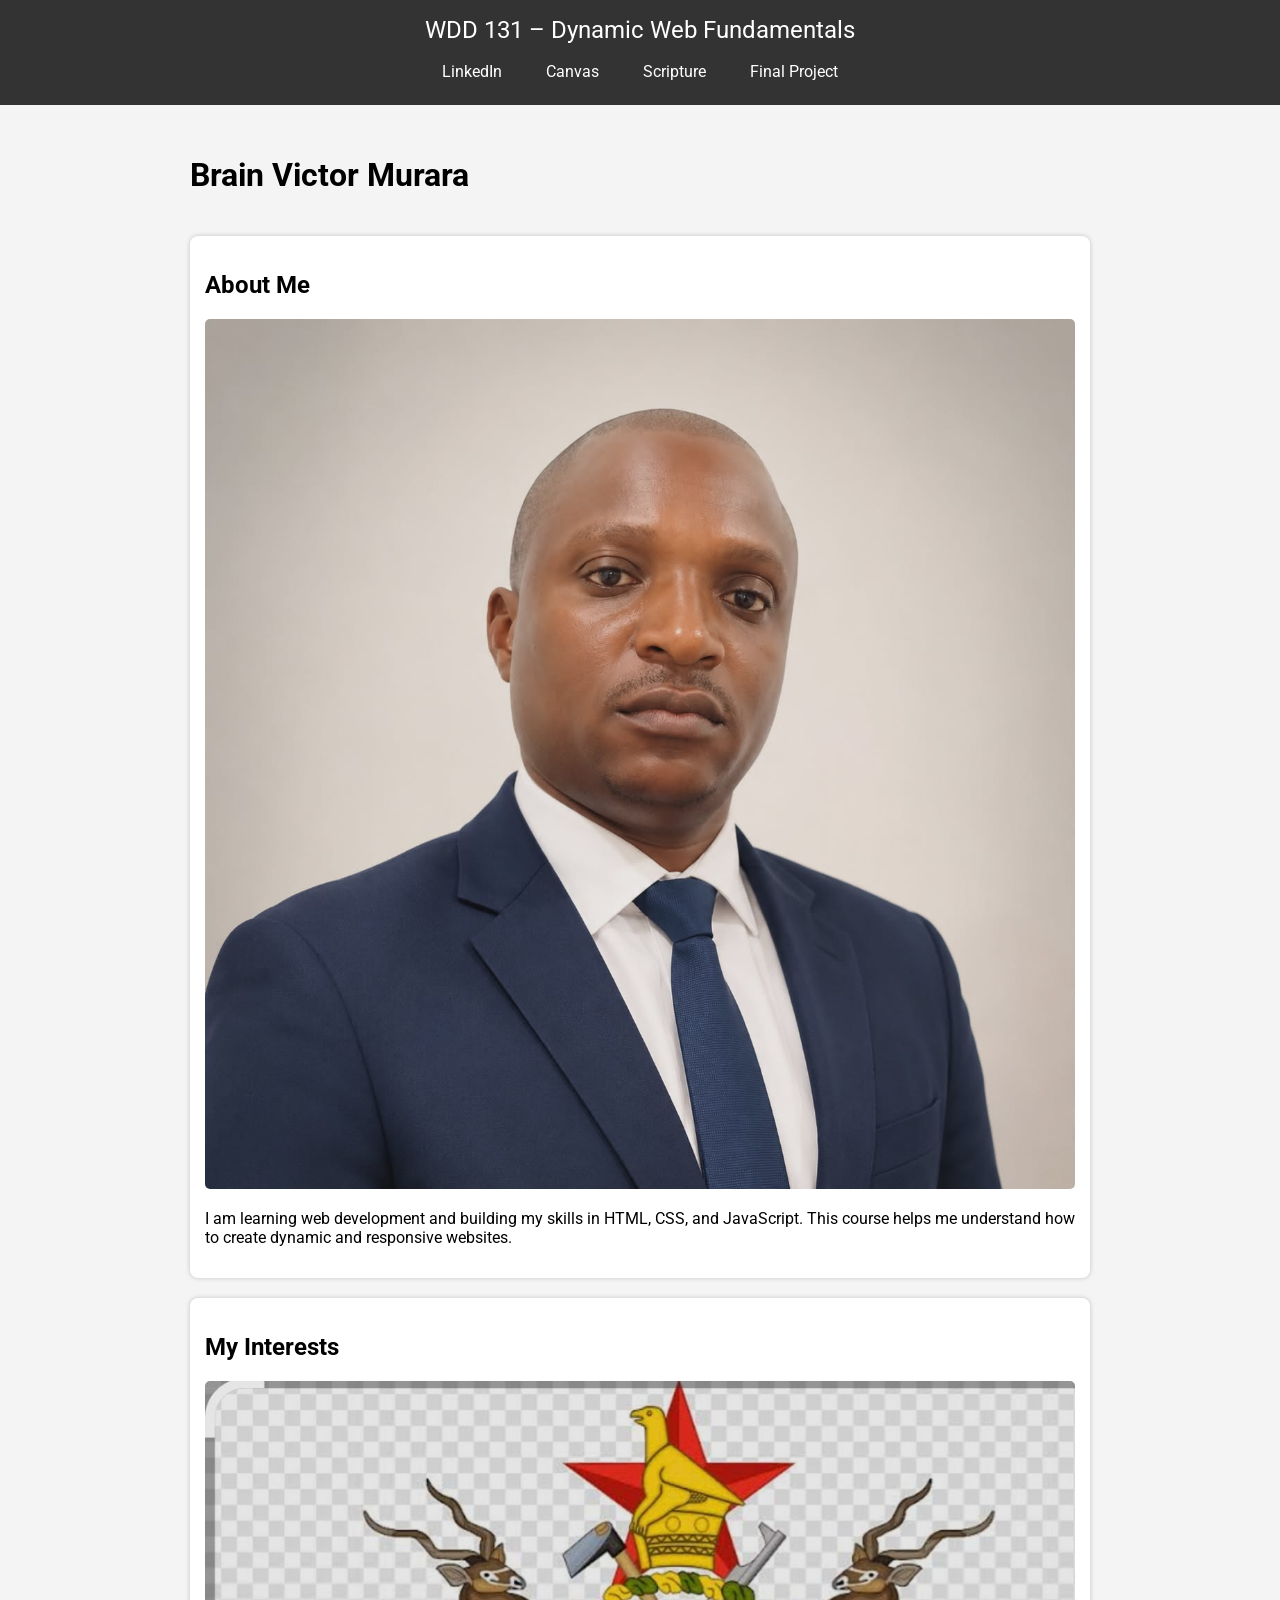
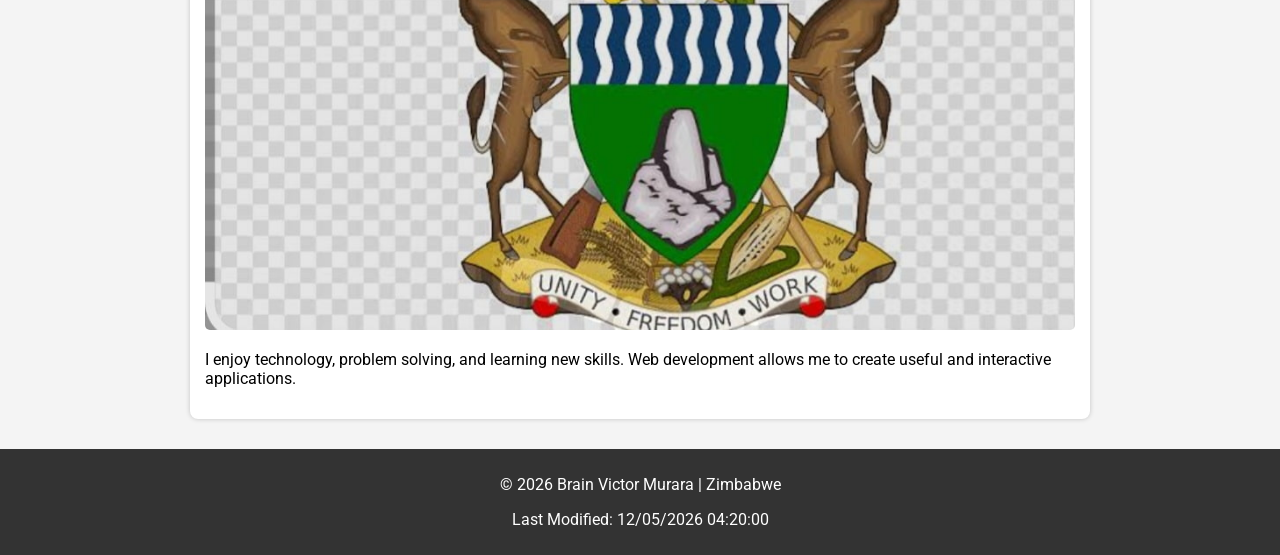
<file: index.html>
<!DOCTYPE html>
<html lang="en">
<head>
    <meta charset="UTF-8">
    <meta name="viewport" content="width=device-width, initial-scale=1.0">
    <meta name="description" content="WDD 131 – Dynamic Web Fundamentals | Brain Victor Murara | Web development, HTML, CSS, JavaScript">
    <meta name="author" content="Brain Victor Murara">
    <title>WDD 131 – Dynamic Web Fundamentals – Brain Victor Murara</title>
<link rel="preconnect" href="https://fonts.googleapis.com">
<link rel="preconnect" href="https://fonts.gstatic.com" crossorigin>
  
    <!-- Google Font -->
    <link href="https://fonts.googleapis.com/css2?family=Roboto&display=swap" rel="stylesheet">

    <!-- CSS -->
    <link rel="stylesheet" href="styles/base.css">

    <!-- JavaScript -->
    <script src="scripts/getdates.js" defer></script>
</head>

<body>

<header>
    <span id="course-title">WDD 131 – Dynamic Web Fundamentals</span>

    <nav>
        <a href="https://www.linkedin.com" target="_blank">LinkedIn</a>
        <a href="https://byupw.instructure.com/" target="_blank">Canvas</a>
        <a href="https://www.churchofjesuschrist.org/study/scriptures" target="_blank">Scripture</a>
        <a href="#">Final Project</a>
    </nav>
</header>

<main>
    <h1>Brain Victor Murara</h1>

    <section class="card">
        <h2>About Me</h2>
        <img src="images/profile.jpg" alt="Profile Image">
        <p>
            I am learning web development and building my skills in HTML, CSS, and JavaScript.
            This course helps me understand how to create dynamic and responsive websites.
        </p>
    </section>

    <section class="card">
        <h2>My Interests</h2>
        <img src="images/interests.jpg" alt="Interests Image">
        <p>
            I enjoy technology, problem solving, and learning new skills.
            Web development allows me to create useful and interactive applications.
        </p>
    </section>

</main>

<footer>
    <p>
        &copy; <span id="currentyear"></span> Brain Victor Murara | Zimbabwe
    </p>
    <p id="lastModified"></p>
</footer>

</body>
</html>
</file>
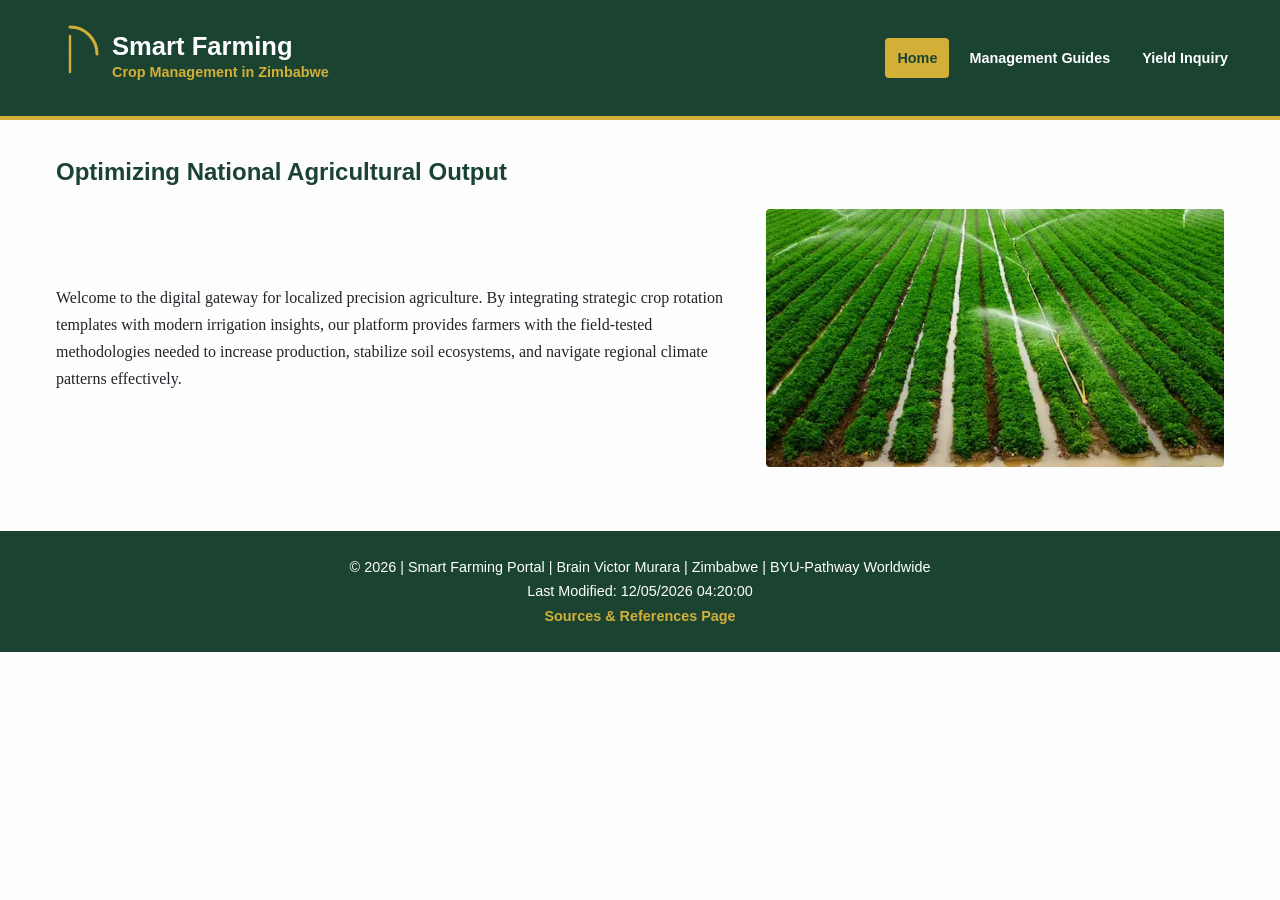
<file: project/index.html>
<!DOCTYPE html>
<html lang="en">
<head>
    <meta charset="UTF-8">
    <meta name="viewport" content="width=device-width, initial-scale=1.0">
    <title>Smart Farming and Crop Management in Zimbabwe</title>
    <link rel="stylesheet" href="styles/styles.css">
    <script src="scripts/project.js" defer></script>
</head>
<body>
    <header>
        <div class="header-container">
            <div class="logo-brand">
                <a href="index.html">
                    <img src="images/logo.svg" alt="Smart Farming Zimbabwe Logo" width="60" height="60">
                </a>
                <div class="brand-text">
                    <h1>Smart Farming</h1>
                    <p class="site-subtitle">Crop Management in Zimbabwe</p>
                </div>
            </div>
            <nav>
                <a href="index.html" class="active">Home</a>
                <a href="management.html">Management Guides</a>
                <a href="inquiry.html">Yield Inquiry</a>
            </nav>
        </div>
    </header>

    <main>
        <h2>Optimizing National Agricultural Output</h2>
        <div class="intro-grid">
            <section class="intro-text">
                <p>Welcome to the digital gateway for localized precision agriculture. By integrating strategic crop rotation templates with modern irrigation insights, our platform provides farmers with the field-tested methodologies needed to increase production, stabilize soil ecosystems, and navigate regional climate patterns effectively.</p>
            </section>
            <img src="images/hero-irrigation-zimbabwe.webp" alt="Center pivot irrigation system watering fields" class="layout-img" width="1200" height="600">
        </div>
    </main>

    <footer>
        <p>&copy; 2026 | Smart Farming Portal | Brain Victor Murara | Zimbabwe | BYU-Pathway Worldwide</p>
        <p>Last Modified: <span id="lastModified"></span></p>
        <p><a href="references.html">Sources &amp; References Page</a></p>
    </footer>
</file>
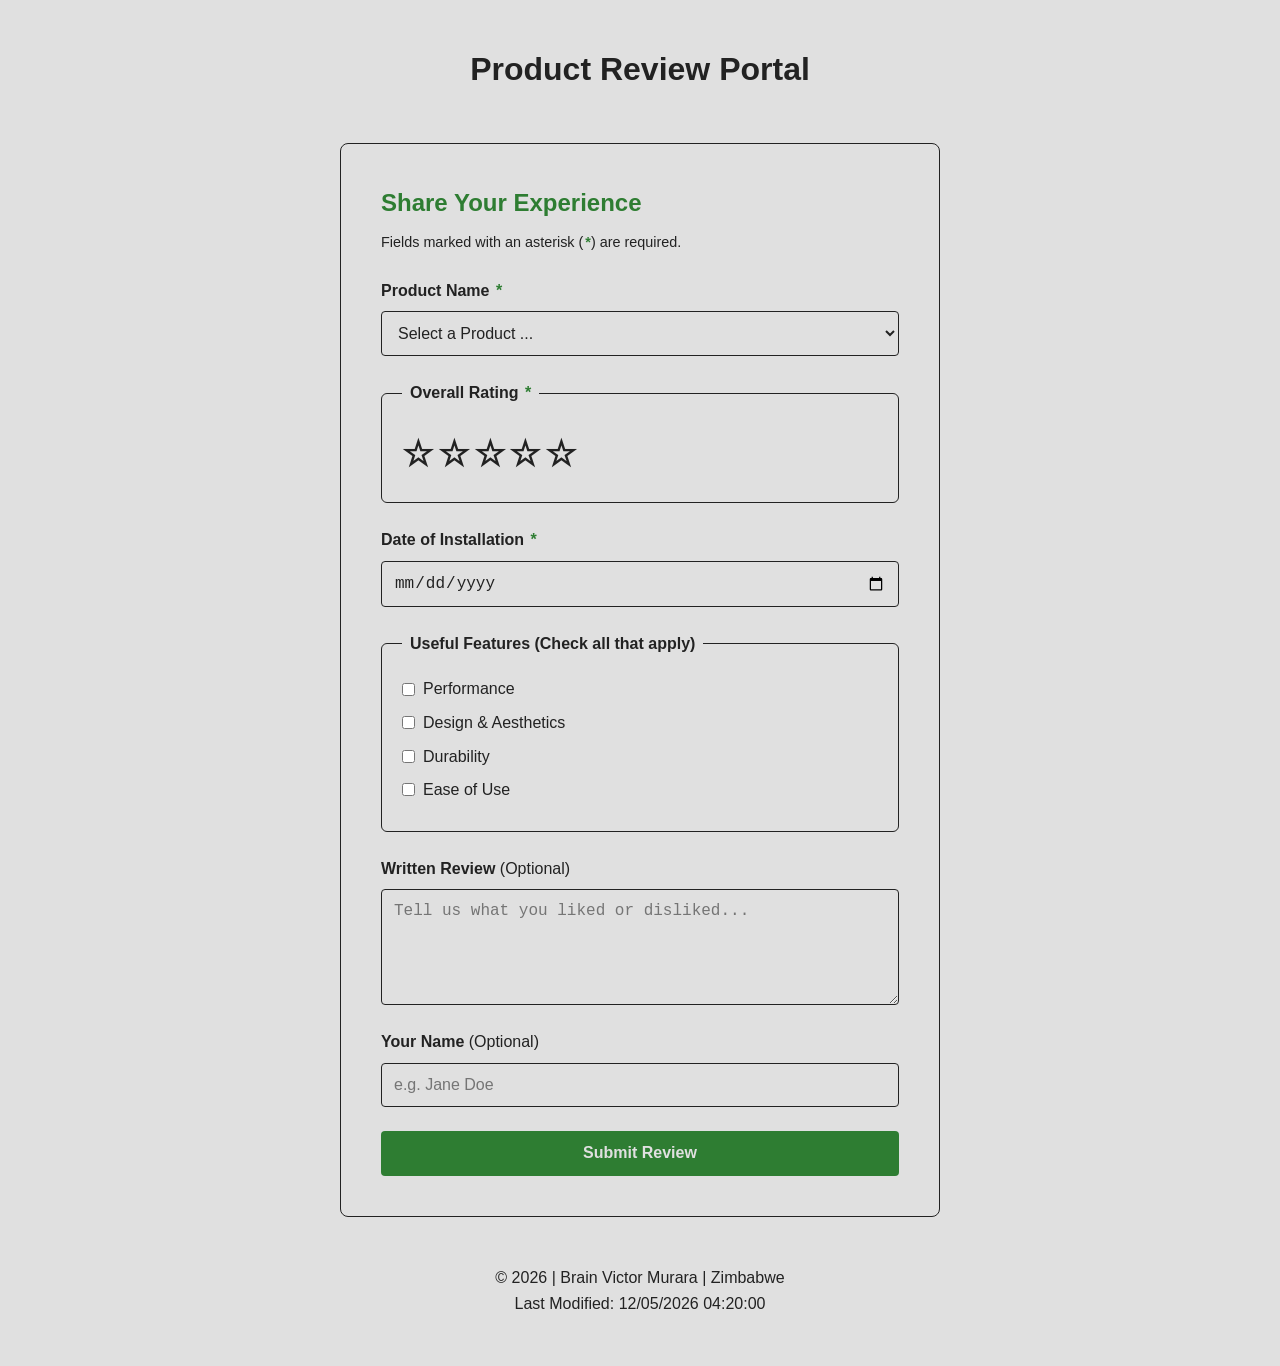
<file: form.html>
<!DOCTYPE html>
<html lang="en">
<head>
    <meta charset="UTF-8">
    <meta name="viewport" content="width=device-width, initial-scale=1.0">
    <title>Product Review Form - WDD 131</title>
    <meta name="description" content="W05 Product Review Form assignment for WDD 131: Dynamic Web Fundamentals.">
    <meta name="author" content="Brain Victor Murara">
    <link rel="stylesheet" href="styles/form.css">
    <script src="scripts/form.js" defer></script>
</head>
<body>
    <header>
        <h1>Product Review Portal</h1>
    </header>

    <main>
        <form method="get" action="review.html">
            <h2>Share Your Experience</h2>
            <p>Fields marked with an asterisk (<span class="required-star">*</span>) are required.</p>

            <div class="form-group">
                <label for="product-name">Product Name <span class="required-star">*</span></label>
                <select id="product-name" name="productName" required="required">
                    <option value="" disabled="disabled" selected="selected">Select a Product ...</option>
                </select>
            </div>

            <fieldset class="rating-fieldset">
                <legend>Overall Rating <span class="required-star">*</span></legend>
                <div class="stars">
                    <input type="radio" id="star5" name="rating" value="5" required="required">
                    <label for="star5" title="5 stars">☆</label>
                    
                    <input type="radio" id="star4" name="rating" value="4" required="required">
                    <label for="star4" title="4 stars">☆</label>
                    
                    <input type="radio" id="star3" name="rating" value="3" required="required">
                    <label for="star3" title="3 stars">☆</label>
                    
                    <input type="radio" id="star2" name="rating" value="2" required="required">
                    <label for="star2" title="2 stars">☆</label>
                    
                    <input type="radio" id="star1" name="rating" value="1" required="required">
                    <label for="star1" title="1 star">☆</label>
                </div>
            </fieldset>

            <div class="form-group">
                <label for="install-date">Date of Installation <span class="required-star">*</span></label>
                <input type="date" id="install-date" name="installDate" required="required">
            </div>

            <fieldset class="features-fieldset">
                <legend>Useful Features (Check all that apply)</legend>
                
                <div class="checkbox-group">
                    <input type="checkbox" id="feature-performance" name="features" value="performance">
                    <label for="feature-performance">Performance</label>
                </div>

                <div class="checkbox-group">
                    <input type="checkbox" id="feature-design" name="features" value="design">
                    <label for="feature-design">Design & Aesthetics</label>
                </div>

                <div class="checkbox-group">
                    <input type="checkbox" id="feature-durability" name="features" value="durability">
                    <label for="feature-durability">Durability</label>
                </div>

                <div class="checkbox-group">
                    <input type="checkbox" id="feature-ease" name="features" value="easeOfUse">
                    <label for="feature-ease">Ease of Use</label>
                </div>
            </fieldset>

            <div class="form-group">
                <label for="written-review">Written Review <span class="optional">(Optional)</span></label>
                <textarea id="written-review" name="writtenReview" rows="5" placeholder="Tell us what you liked or disliked..."></textarea>
            </div>

            <div class="form-group">
                <label for="user-name">Your Name <span class="optional">(Optional)</span></label>
                <input type="text" id="user-name" name="userName" placeholder="e.g. Jane Doe">
            </div>

            <input type="submit" value="Submit Review" class="submit-btn">
        </form>
    </main>

    <footer>
        <p>&copy; <span id="current-year"></span> | Brain Victor Murara | Zimbabwe</p>
        <p>Last Modified: <span id="last-modified"></span></p>
    </footer>
</body>
</html>
</file>
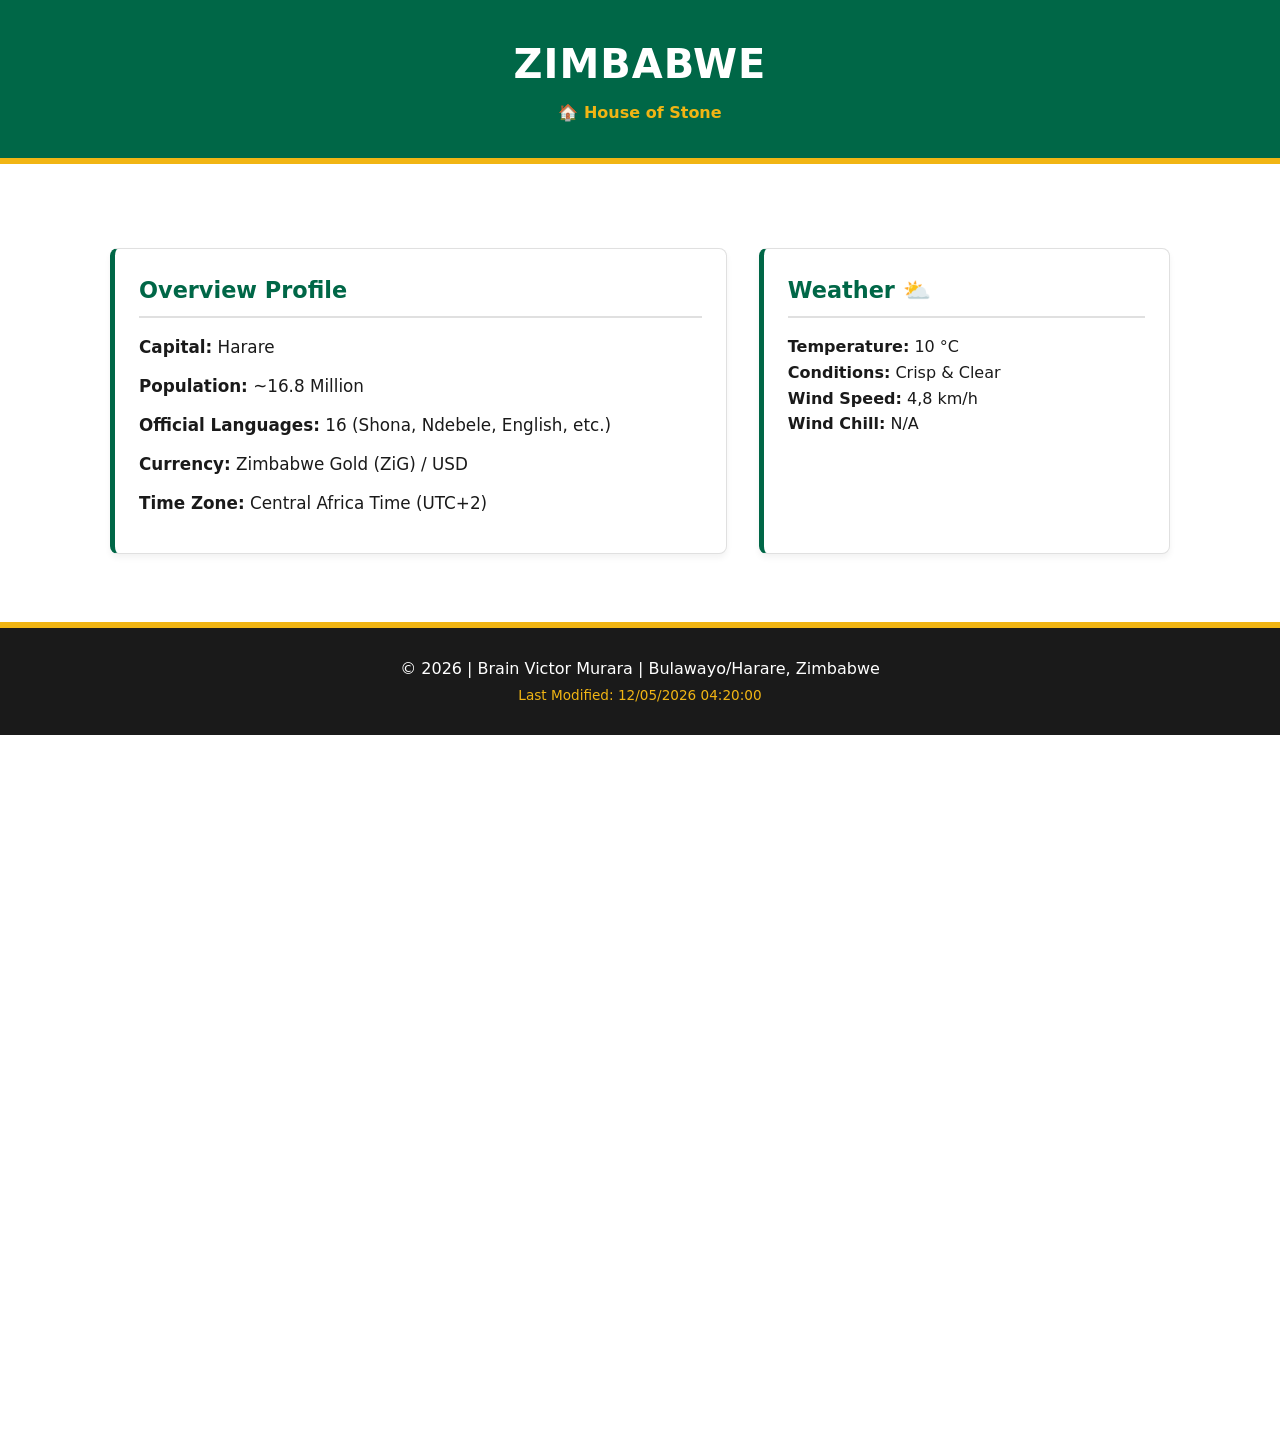
<file: place.html>
<!DOCTYPE html>
<html lang="en">
<head>
    <meta charset="UTF-8">
    <meta name="author" content="Brain Victor Murara">
    <meta name="viewport" content="width=device-width, initial-scale=1.0">
    <title>Zimbabwe - The Jewel of Africa</title>
    <meta name="description" content="W03 Country Page project for Zimbabwe, exploring rich cultural landmarks, demographic snapshots, and localized weather data.">
    <!-- Style Sheets -->
    <link rel="stylesheet" href="styles/styles.css">
    <!-- JavaScript Deployment with Defer Execution Guard -->
    <script src="scripts/place.js" defer></script>
</head>
<body>
    <header>
        <h1>Zimbabwe</h1>
        <p class="sub-title">🏠 House of Stone</p>
    </header>

    <main>
        <!-- Hero Section using Adaptive WebP Formats -->
        <div class="hero-container">
            <picture>
                <source srcset="images/vicfalls-large.webp" media="(min-width: 1024px)" type="image/webp">
                <img src="images/vicfalls-small.webp" alt="The majestic Mosi-oa-Tunya, Victoria Falls in Zimbabwe" loading="lazy">
            </picture>
        </div>

        <!-- Demographic Overview Profile Card -->
        <section class="card data-card">
            <h2>Overview Profile</h2>
            <ul>
                <li><strong>Capital:</strong> Harare</li>
                <li><strong>Population:</strong> ~16.8 Million</li>
                <li><strong>Official Languages:</strong> 16 (Shona, Ndebele, English, etc.)</li>
                <li><strong>Currency:</strong> Zimbabwe Gold (ZiG) / USD</li>
                <li><strong>Time Zone:</strong> Central Africa Time (UTC+2)</li>
            </ul>
        </section>

        <!-- Weather Metrics Processing Module -->
        <section class="card weather-card">
            <h2 class="weather-heading">Weather</h2>
            <div class="weather-content">
                <!-- SVG Icon Layout Rule: Explicitly Rendered in Mobile Layout Window -->
                <img src="images/weather-icon.svg" alt="Localized weather dynamic illustration" class="mobile-weather-icon">
                
                <div class="weather-metrics">
                    <p><strong>Temperature:</strong> <span id="temp-value">10</span> °C</p>
                    <p><strong>Conditions:</strong> Crisp & Clear</p>
                    <p><strong>Wind Speed:</strong> <span id="wind-value">4,8</span> km/h</p>
                    <p><strong>Wind Chill:</strong> <span id="wind-chill"></span></p>
                </div>
            </div>
        </section>
    </main>

    <footer>
        <p>&copy; <span id="current-year"></span> | Brain Victor Murara | Bulawayo/Harare, Zimbabwe</p>
        <p class="last-mod">Last Modified: <span id="last-modified"></span></p>
    </footer>
</body>
</html>
</file>
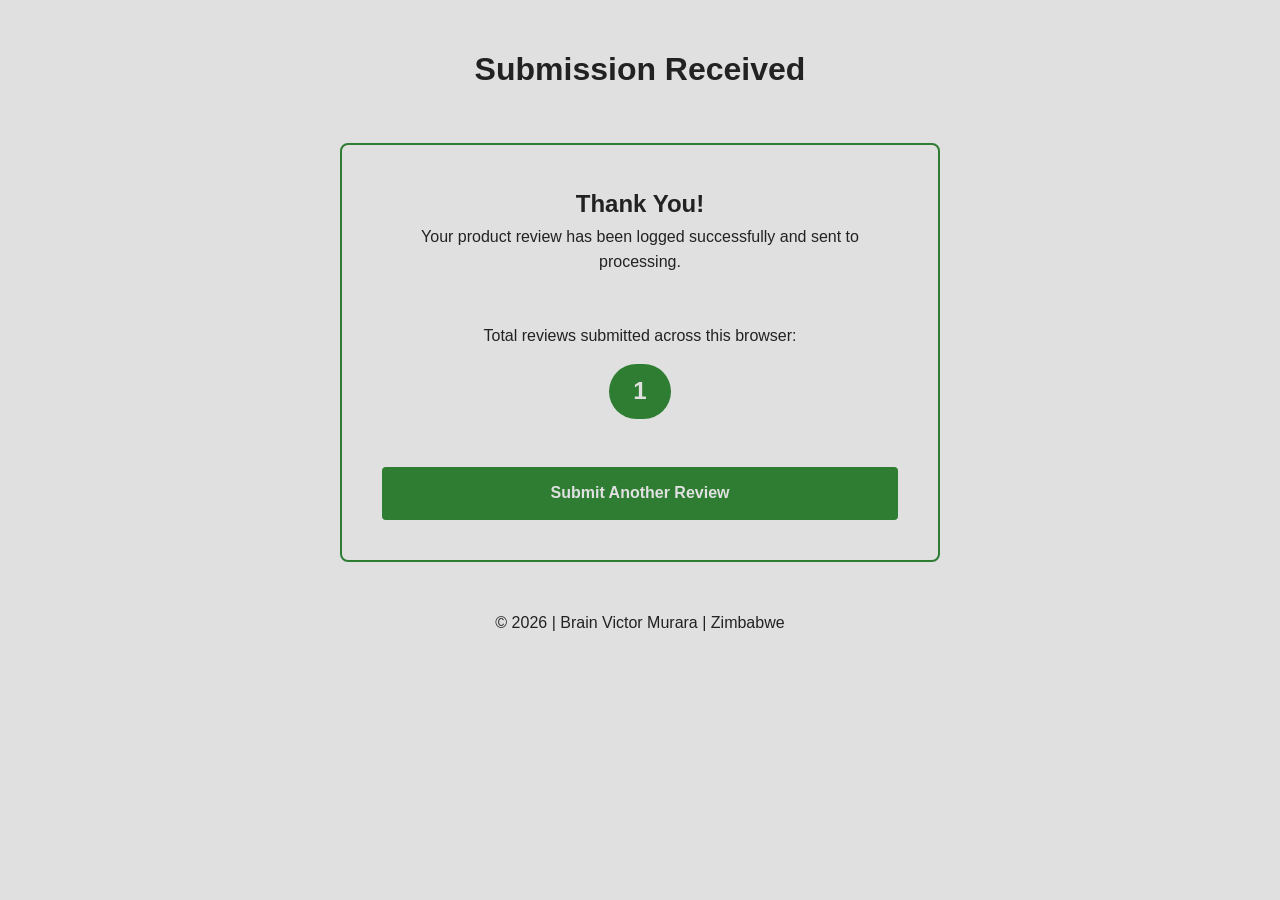
<file: review.html>
<!DOCTYPE html>
<html lang="en">
<head>
    <meta charset="UTF-8">
    <meta name="viewport" content="width=device-width, initial-scale=1.0">
    <title>Review Submitted Successfully</title>
    <meta name="description" content="Submission confirmation and metrics log for the product review form.">
    <meta name="author" content="Brain Victor Murara">
    <link rel="stylesheet" href="styles/form.css">
    <script src="scripts/review.js" defer></script>
</head>
<body>
    <header>
        <h1>Submission Received</h1>
    </header>

    <main>
        <div class="confirmation-box">
            <h2>Thank You!</h2>
            <p>Your product review has been logged successfully and sent to processing.</p>
            <hr style="border: 0; border-top: 1px solid var(--color-3-lightgray); margin: 1.5rem 0;">
            <p>Total reviews submitted across this browser:</p>
            <div id="review-counter" class="counter-badge">0</div>
            <p style="margin-top: 2rem;">
                <a href="form.html" class="submit-btn" style="text-decoration: none; display: inline-block;">Submit Another Review</a>
            </p>
        </div>
    </main>

    <footer>
        <p>&copy; <span id="current-year"></span> | Brain Victor Murara | Zimbabwe</p>
    </footer>
</body>
</html>
</file>
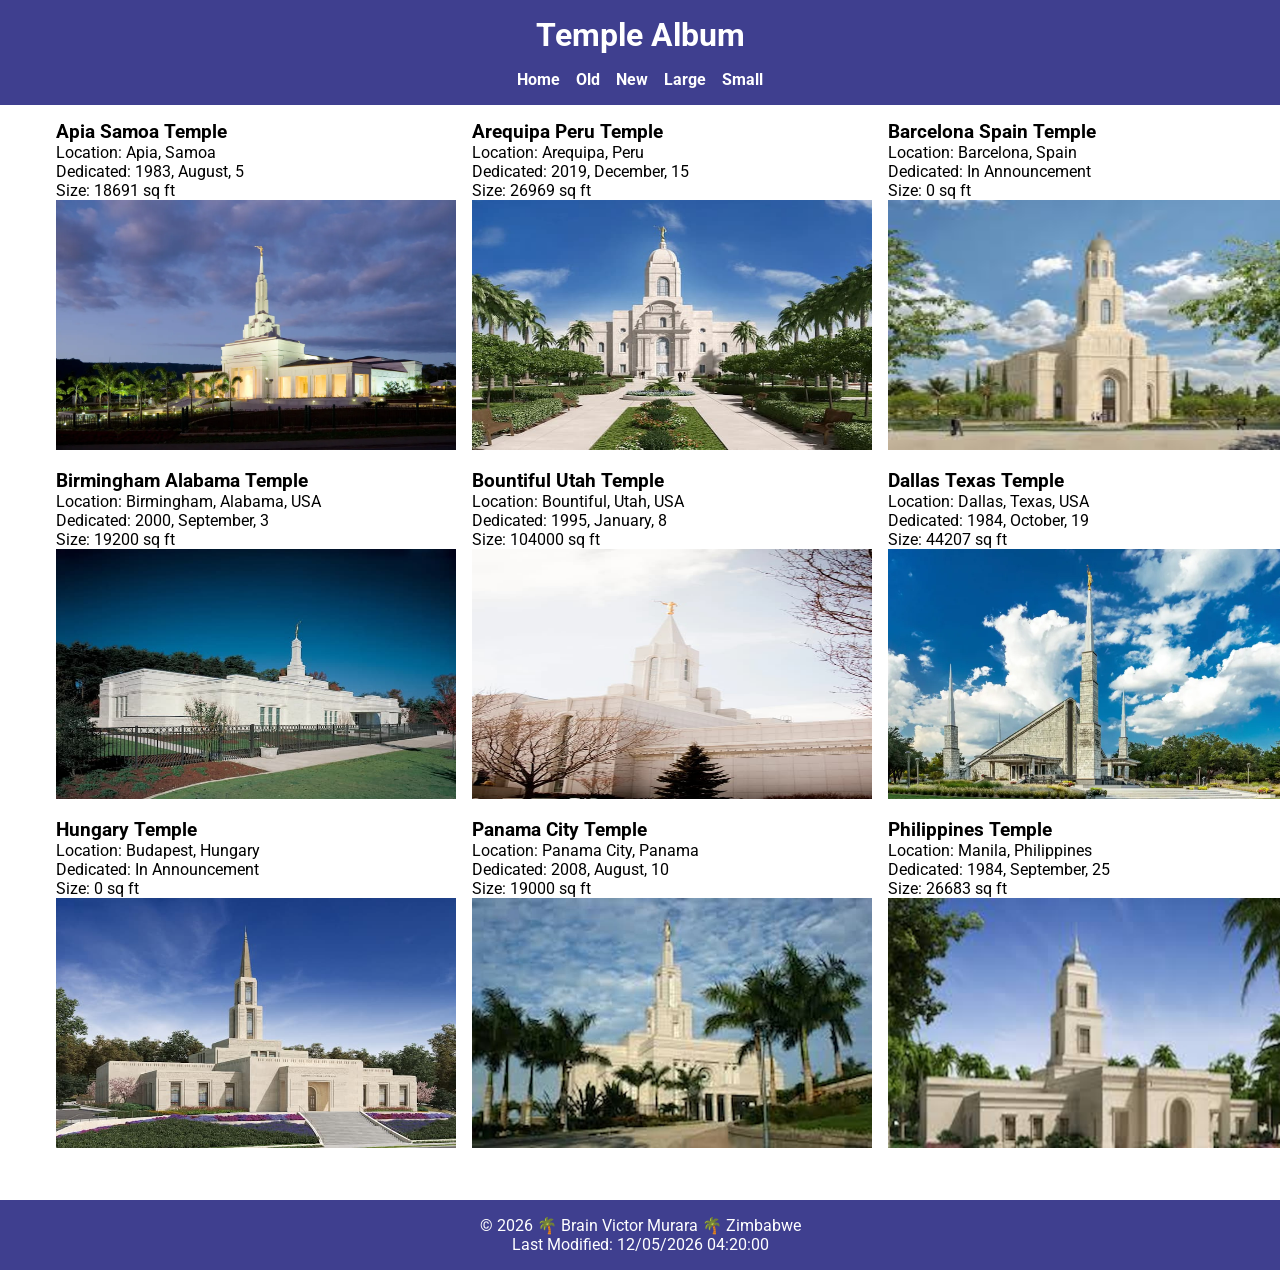
<file: temples.html>
<!DOCTYPE html>
<html lang="en-US">

<head>
    <meta charset="UTF-8">
    <meta name="viewport" content="width=device-width, initial-scale=1.0">

    <meta name="description"
        content="Explore beautiful temple images showcasing faith, peace, sacred architecture, and inspiring locations from around the world.">

    <meta name="author" content="Brain Victor Murara">

    <title>Temple Album</title>

    <!-- Google Fonts -->
    <link rel="preconnect" href="https://fonts.googleapis.com">
    <link rel="preconnect" href="https://fonts.gstatic.com" crossorigin>

    <link href="https://fonts.googleapis.com/css2?family=Roboto:wght@400;700&display=swap"
        rel="stylesheet">

    <!-- CSS -->
    <link rel="stylesheet" href="styles/temples.css">
    <link rel="stylesheet" href="styles/temples-large.css">

    <script src="scripts/temples.js" defer></script>
</head>

<body>

    <header>
        <h1>Temple Album</h1>

        <nav>
            <ul class="navigation">
                <li><a href="#">Home</a></li>
                <li><a href="#">Old</a></li>
                <li><a href="#">New</a></li>
                <li><a href="#">Large</a></li>
                <li><a href="#">Small</a></li>
            </ul>
        </nav>

    </header>

    <main>

        

     <div class="res-grid">

            <figure>
                <img src="images/apia-samoa-temple.jpg" alt="Apia Samoa Temple" loading="lazy">
                <figcaption>Apia Samoa Temple</figcaption>
            </figure>

            <figure>
                <img src="images/arequipa-peru-temple.jpg" alt="Arequipa Peru Temple" loading="lazy">
                <figcaption>Arequipa Peru Temple</figcaption>
            </figure>

            <figure>
                <img src="images/barcelona-spain-temple.jpg" alt="Barcelona Spain Temple" loading="lazy">
                <figcaption>Barcelona Spain Temple</figcaption>
            </figure>

            <figure>
                <img src="images/birmingham-alabama-temple.jpg" alt="Birmingham Alabama Temple" loading="lazy">
                <figcaption>Birmingham Alabama Temple</figcaption>
            </figure>

            <figure>
                <img src="images/bountiful-temple.jpg" alt="Bountiful Temple" loading="lazy">
                <figcaption>Bountiful Temple</figcaption>
            </figure>

            <figure>
                <img src="images/dallas-texas-temple.jpg" alt="Dallas Texas Temple" loading="lazy">
                <figcaption>Dallas Texas Temple</figcaption>
            </figure>

            <figure>
                <img src="images/hungary-temple.jpg" alt="Hungary Temple" loading="lazy">
                <figcaption>Hungary Temple</figcaption>
            </figure>

            <figure>
                <img src="images/panama-city-temple.jpg" alt="Panama City Temple" loading="lazy">
                <figcaption>Panama City Temple</figcaption>
            </figure>

            <figure>
                <img src="images/philippines-temple.jpg" alt="Philippines Temple" loading="lazy">
                <figcaption>Philippines Temple</figcaption>
            </figure>

        </div>

    </main>

    <footer>
        <p>
            © <span id="currentyear"></span> 🌴 Brain Victor Murara 🌴 Zimbabwe
        </p>

        <p id="lastModified"></p>
    </footer>

</body>

</html>
</file>
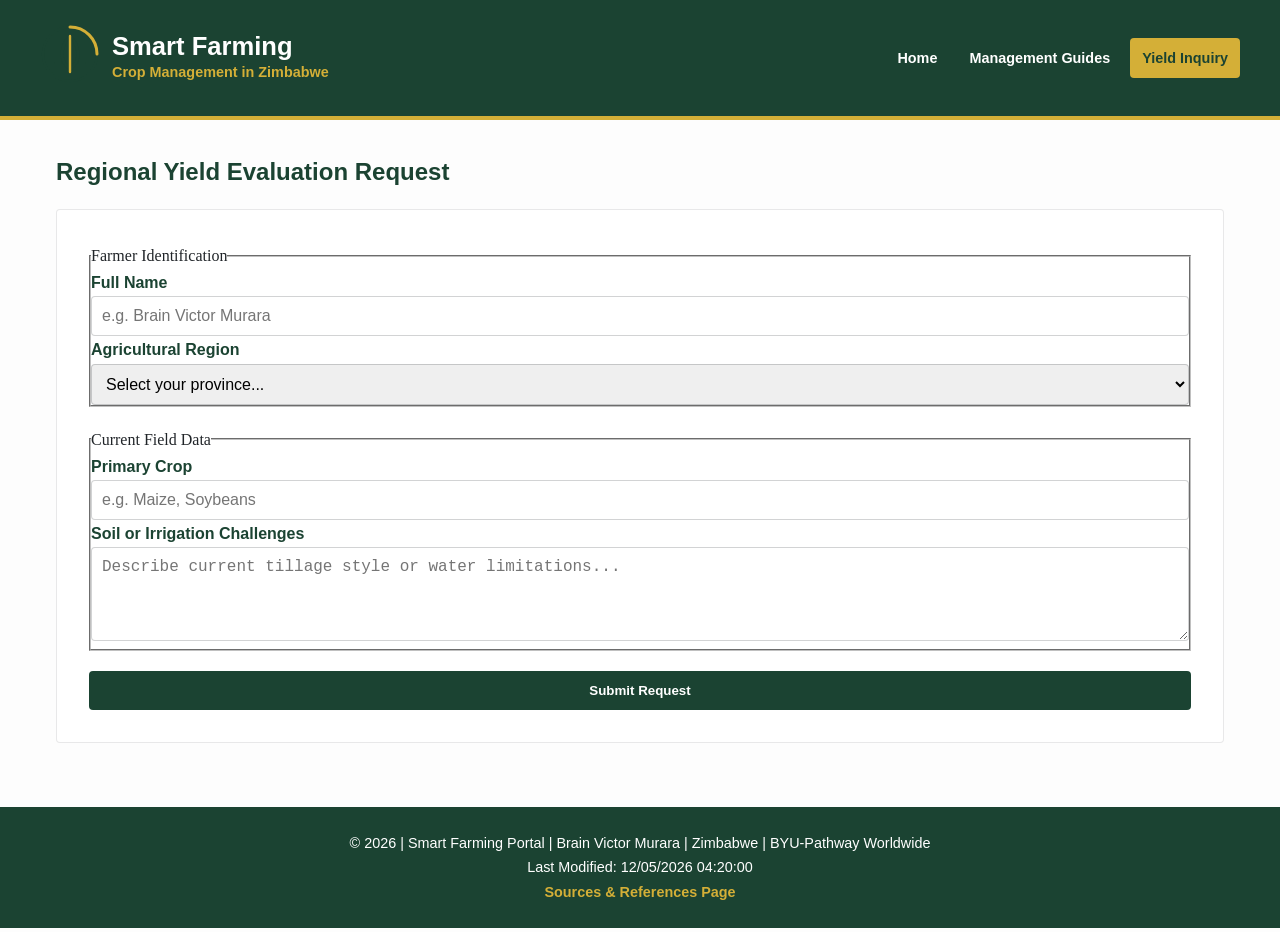
<file: project/inquiry.html>
<!DOCTYPE html>
<html lang="en">
<head>
    <meta charset="UTF-8">
    <meta name="viewport" content="width=device-width, initial-scale=1.0">
    <title>Yield Inquiry Portal - Smart Farming</title>
    <link rel="stylesheet" href="styles/styles.css">
    <script src="scripts/project.js" defer></script>
</head>
<body>
    <header>
        <div class="header-container">
            <div class="logo-brand">
                <a href="index.html">
                    <img src="images/logo.svg" alt="Smart Farming Zimbabwe Logo" width="60" height="60">
                </a>
                <div class="brand-text">
                    <h1>Smart Farming</h1>
                    <p class="site-subtitle">Crop Management in Zimbabwe</p>
                </div>
            </div>
            <nav>
                <a href="index.html">Home</a>
                <a href="management.html">Management Guides</a>
                <a href="inquiry.html" class="active">Yield Inquiry</a>
            </nav>
        </div>
    </header>

    <main>
        <h2>Regional Yield Evaluation Request</h2>
        <div class="form-container">
            <form class="agro-form" action="#" method="get">
                <fieldset>
                    <legend>Farmer Identification</legend>
                    
                    <label for="farmer-name">Full Name</label>
                    <input type="text" id="farmer-name" name="farmerName" required placeholder="e.g. Brain Victor Murara">
                    
                    <label for="region-select">Agricultural Region</label>
                    <select id="region-select" name="region" required>
                        <option value="" disabled selected>Select your province...</option>
                        <option value="mash-central">Mashonaland Central</option>
                        <option value="mash-west">Mashonaland West</option>
                        <option value="manicaland">Manicaland</option>
                        <option value="mat-north">Matabeleland North</option>
                        <option value="midlands">Midlands</option>
                    </select>
                </fieldset>

                <fieldset>
                    <legend>Current Field Data</legend>
                    
                    <label for="crop-type">Primary Crop</label>
                    <input type="text" id="crop-type" name="cropType" required placeholder="e.g. Maize, Soybeans">
                    
                    <label for="notes">Soil or Irrigation Challenges</label>
                    <textarea id="notes" name="notes" rows="4" placeholder="Describe current tillage style or water limitations..."></textarea>
                </fieldset>

                <button type="submit" class="submit-btn">Submit Request</button>
            </form>
        </div>
    </main>

    <footer>
        <p>&copy; 2026 | Smart Farming Portal | Brain Victor Murara | Zimbabwe | BYU-Pathway Worldwide</p>
        <p>Last Modified: <span id="lastModified"></span></p>
        <p><a href="references.html">Sources &amp; References Page</a></p>
    </footer>
</file>
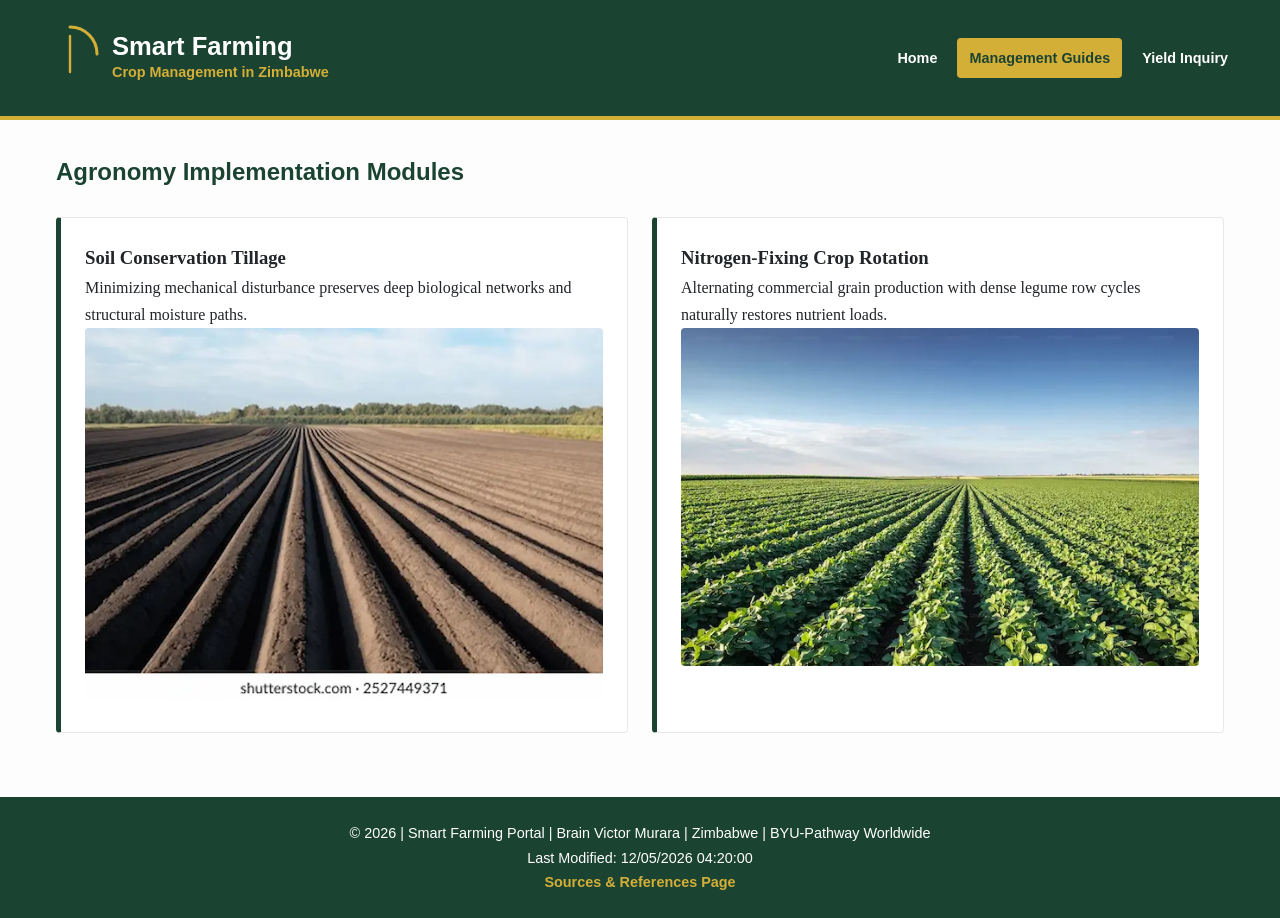
<file: project/management.html>
<!DOCTYPE html>
<html lang="en">
<head>
    <meta charset="UTF-8">
    <meta name="viewport" content="width=device-width, initial-scale=1.0">
    <title>Management Guides - Smart Farming</title>
    <link rel="stylesheet" href="styles/styles.css">
    <script src="scripts/project.js" defer></script>
</head>
<body>
    <header>
        <div class="header-container">
            <div class="logo-brand">
                <a href="index.html">
                    <img src="images/logo.svg" alt="Smart Farming Zimbabwe Logo" width="60" height="60">
                </a>
                <div class="brand-text">
                    <h1>Smart Farming</h1>
                    <p class="site-subtitle">Crop Management in Zimbabwe</p>
                </div>
            </div>
            <nav>
                <a href="index.html">Home</a>
                <a href="management.html" class="active">Management Guides</a>
                <a href="inquiry.html">Yield Inquiry</a>
            </nav>
        </div>
    </header>

    <main>
        <h2>Agronomy Implementation Modules</h2>
        <div class="card-grid">
            <article class="guide-card">
                <h3>Soil Conservation Tillage</h3>
                <p>Minimizing mechanical disturbance preserves deep biological networks and structural moisture paths.</p>
                <img src="images/soil-conservation-tillage.webp" alt="Tillage soil lines close-up view" class="layout-img" width="600" height="400" loading="lazy">
            </article>

            <article class="guide-card">
                <h3>Nitrogen-Fixing Crop Rotation</h3>
                <p>Alternating commercial grain production with dense legume row cycles naturally restores nutrient loads.</p>
                <img src="images/crop-rotation-beans.webp" alt="Healthy green bean rotation rows" class="layout-img" width="600" height="400" loading="lazy">
            </article>
        </div>
    </main>

    <footer>
        <p>&copy; 2026 | Smart Farming Portal | Brain Victor Murara | Zimbabwe | BYU-Pathway Worldwide</p>
        <p>Last Modified: <span id="lastModified"></span></p>
        <p><a href="references.html">Sources &amp; References Page</a></p>
    </footer>
</file>
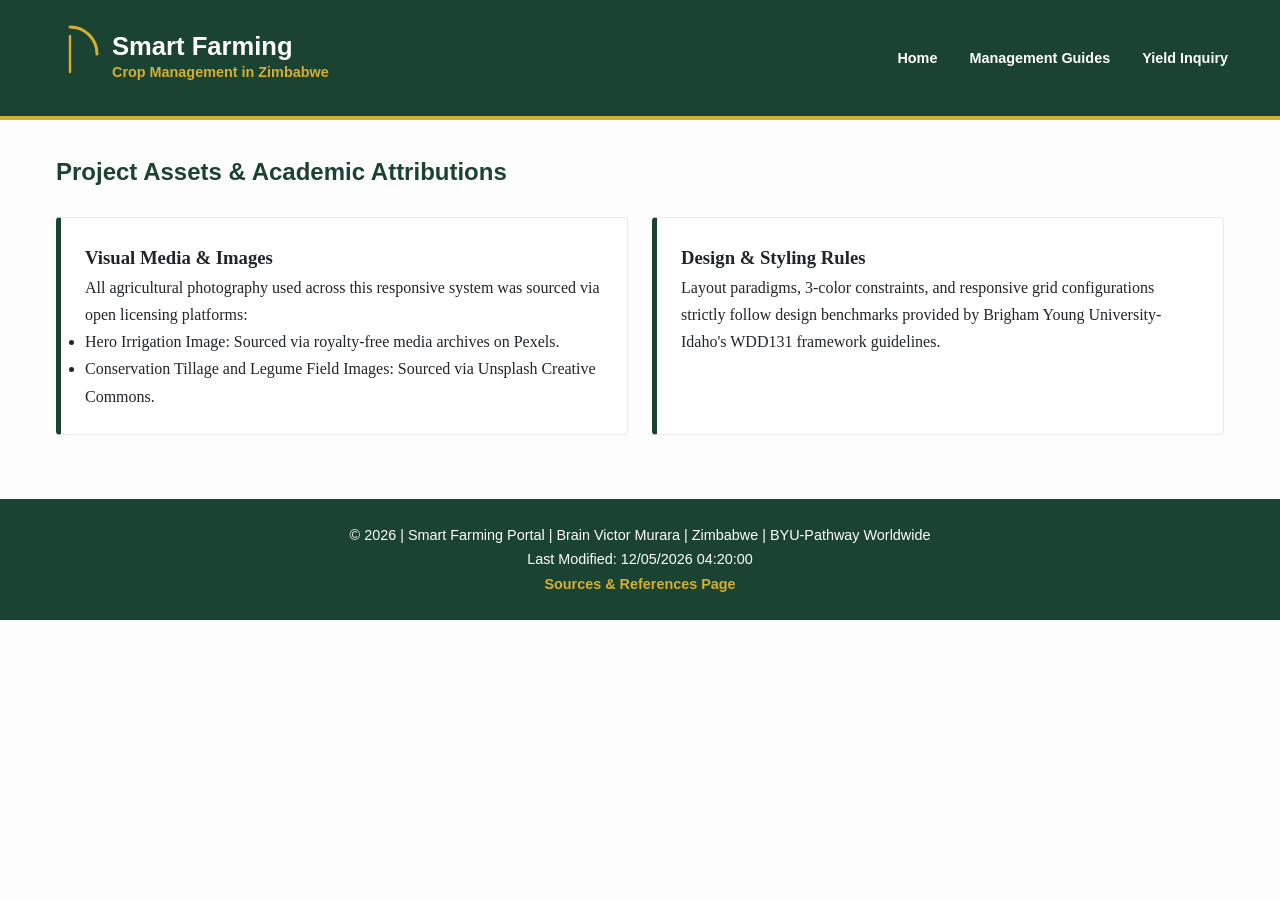
<file: project/references.html>
<!DOCTYPE html>
<html lang="en">
<head>
    <meta charset="UTF-8">
    <meta name="viewport" content="width=device-width, initial-scale=1.0">
    <title>Sources & References - Smart Farming</title>
    <link rel="stylesheet" href="styles/styles.css">
    <script src="scripts/project.js" defer></script>
</head>
<body>
    <header>
        <div class="header-container">
            <div class="logo-brand">
                <a href="index.html">
                    <img src="images/logo.svg" alt="Smart Farming Zimbabwe Logo" width="60" height="60">
                </a>
                <div class="brand-text">
                    <h1>Smart Farming</h1>
                    <p class="site-subtitle">Crop Management in Zimbabwe</p>
                </div>
            </div>
            <nav>
                <a href="index.html">Home</a>
                <a href="management.html">Management Guides</a>
                <a href="inquiry.html">Yield Inquiry</a>
            </nav>
        </div>
    </header>

    <main>
        <h2>Project Assets & Academic Attributions</h2>
        <div class="card-grid">
            <article class="guide-card">
                <h3>Visual Media & Images</h3>
                <p>All agricultural photography used across this responsive system was sourced via open licensing platforms:</p>
                <ul>
                    <li>Hero Irrigation Image: Sourced via royalty-free media archives on Pexels.</li>
                    <li>Conservation Tillage and Legume Field Images: Sourced via Unsplash Creative Commons.</li>
                </ul>
            </article>

            <article class="guide-card">
                <h3>Design & Styling Rules</h3>
                <p>Layout paradigms, 3-color constraints, and responsive grid configurations strictly follow design benchmarks provided by Brigham Young University-Idaho's WDD131 framework guidelines.</p>
            </article>
        </div>
    </main>

    <footer>
        <p>&copy; 2026 | Smart Farming Portal | Brain Victor Murara | Zimbabwe | BYU-Pathway Worldwide</p>
        <p>Last Modified: <span id="lastModified"></span></p>
        <p><a href="references.html">Sources &amp; References Page</a></p>
    </footer>
</file>
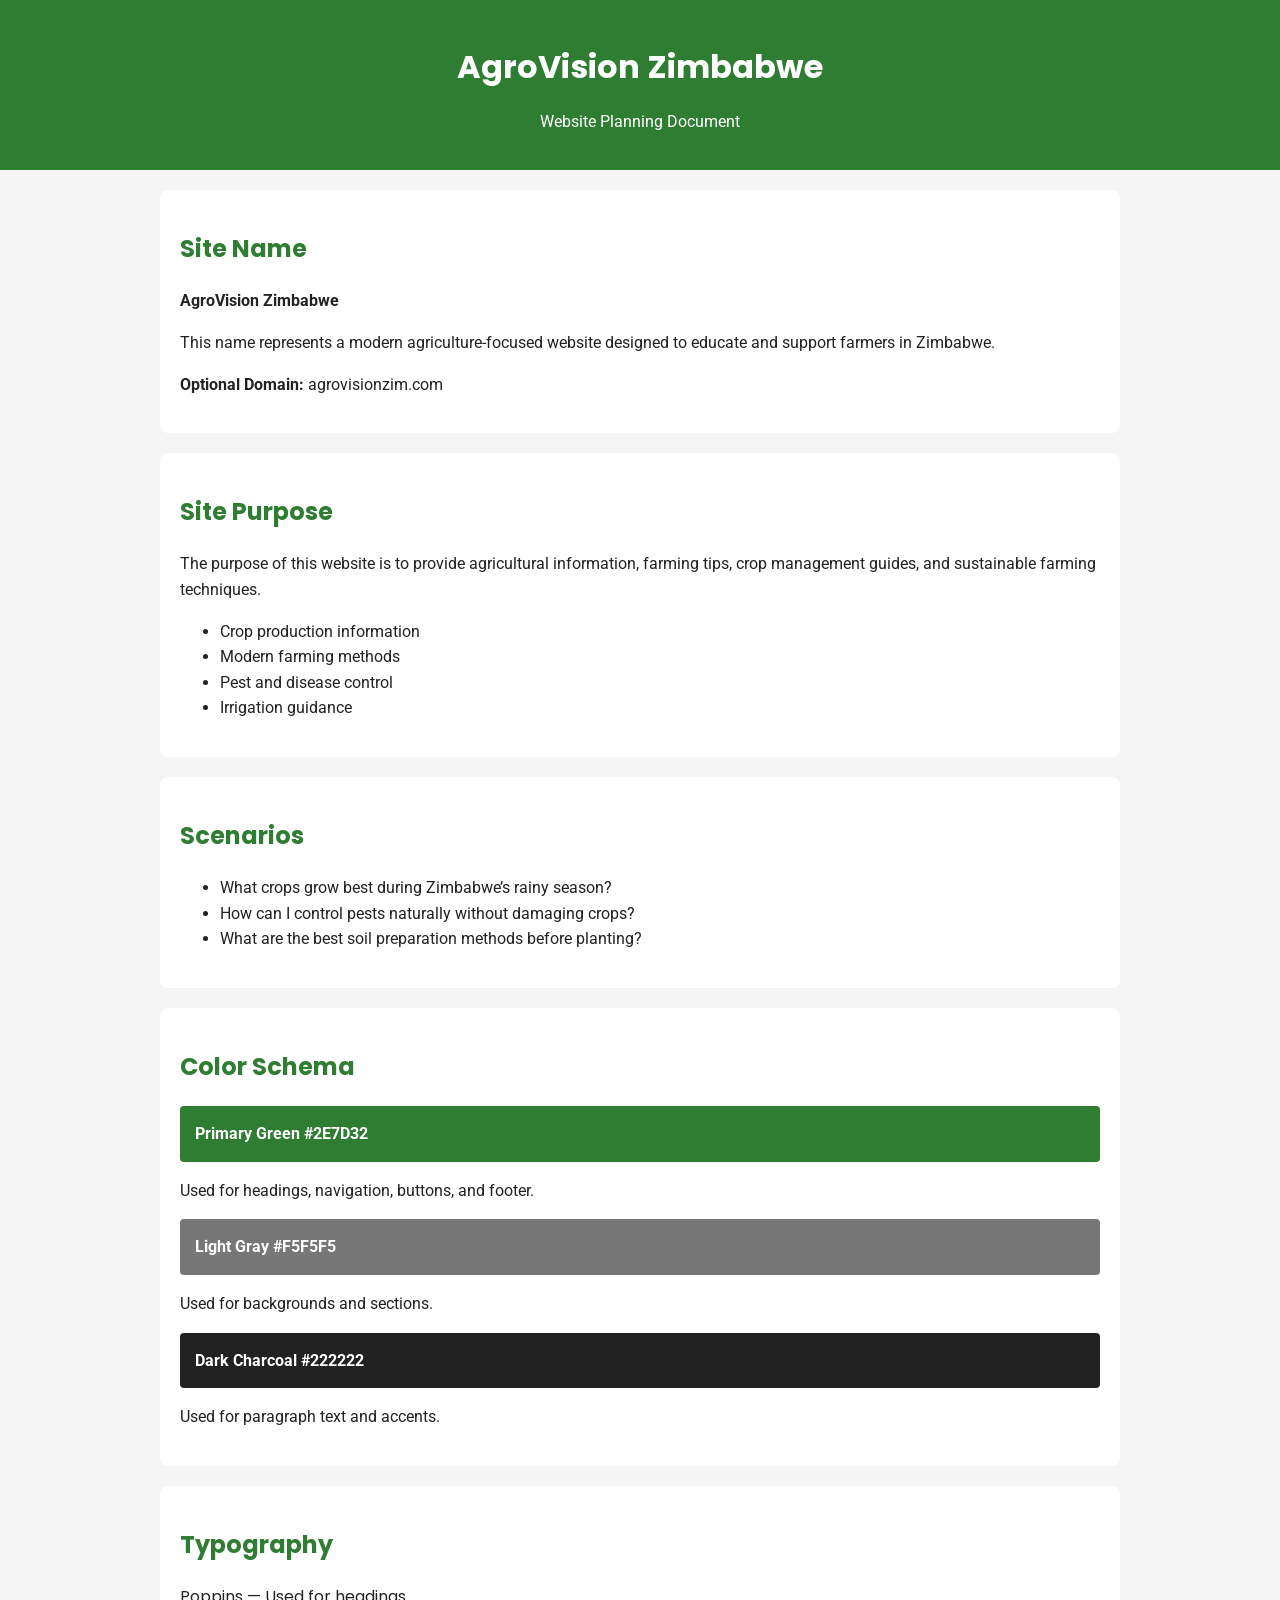
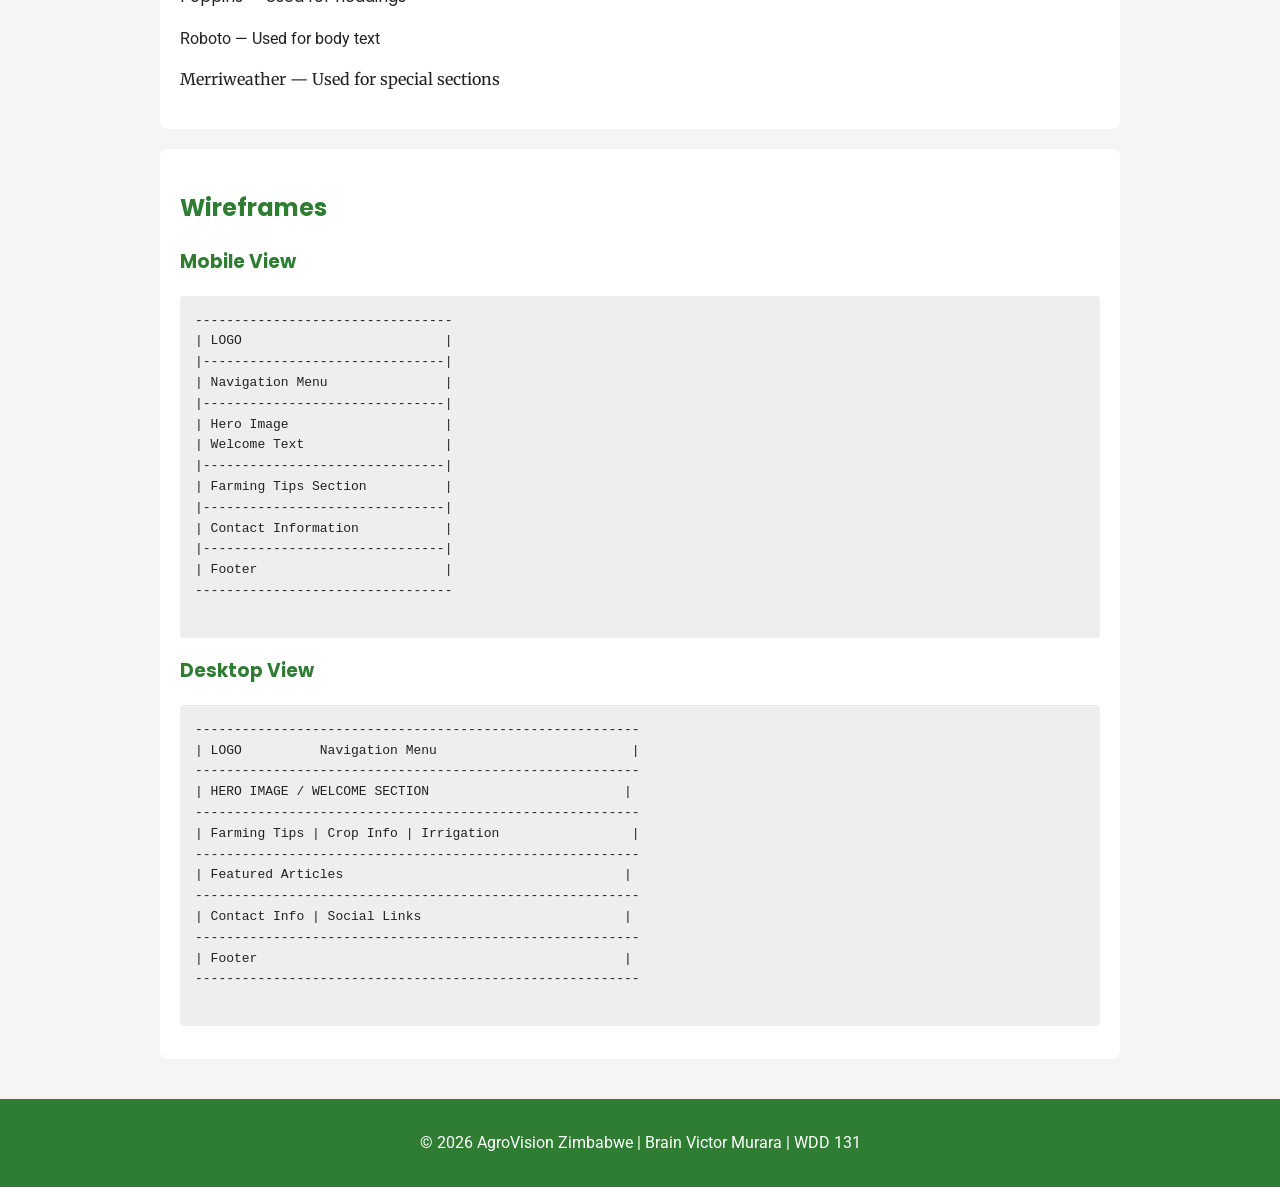
<file: project/siteplan.html>
<!DOCTYPE html>
<html lang="en">

<head>
    <meta charset="UTF-8">

    <meta name="viewport" content="width=device-width, initial-scale=1.0">

    <meta 
        name="description" 
        content="Website planning document for AgroVision Zimbabwe, a farming and agriculture website project for WDD 131."
    >

    <meta name="author" content="Brain Victor Murara">

    <title>AgroVision Zimbabwe Project Site Plan</title>

    <link rel="stylesheet" href="siteplan.css">

    <!-- Google Font Optimization -->
    <link rel="preconnect" href="https://fonts.googleapis.com">

    <link rel="preconnect" href="https://fonts.gstatic.com" crossorigin>

    <!-- Google Fonts -->
    <link href="https://fonts.googleapis.com/css2?family=Poppins:wght@400;700&family=Roboto:wght@400;500&family=Merriweather&display=swap" rel="stylesheet">
</head>

<body>

    <header>
        <h1>AgroVision Zimbabwe</h1>

        <p>Website Planning Document</p>
    </header>

    <main>

        <section>
            <h2>Site Name</h2>

            <p><strong>AgroVision Zimbabwe</strong></p>

            <p>
                This name represents a modern agriculture-focused website
                designed to educate and support farmers in Zimbabwe.
            </p>

            <p>
                <strong>Optional Domain:</strong> agrovisionzim.com
            </p>
        </section>

        <section>
            <h2>Site Purpose</h2>

            <p>
                The purpose of this website is to provide agricultural
                information, farming tips, crop management guides,
                and sustainable farming techniques.
            </p>

            <ul>
                <li>Crop production information</li>

                <li>Modern farming methods</li>

                <li>Pest and disease control</li>

                <li>Irrigation guidance</li>
            </ul>
        </section>

        <section>
            <h2>Scenarios</h2>

            <ul>
                <li>
                    What crops grow best during Zimbabwe’s rainy season?
                </li>

                <li>
                    How can I control pests naturally without damaging crops?
                </li>

                <li>
                    What are the best soil preparation methods before planting?
                </li>
            </ul>
        </section>

        <section>
            <h2>Color Schema</h2>

            <div class="color-box green">
                Primary Green #2E7D32
            </div>

            <p>
                Used for headings, navigation, buttons, and footer.
            </p>

            <div class="color-box gray">
                Light Gray #F5F5F5
            </div>

            <p>
                Used for backgrounds and sections.
            </p>

            <div class="color-box dark">
                Dark Charcoal #222222
            </div>

            <p>
                Used for paragraph text and accents.
            </p>
        </section>

        <section>
            <h2>Typography</h2>

            <p class="poppins">
                Poppins — Used for headings
            </p>

            <p class="roboto">
                Roboto — Used for body text
            </p>

            <p class="merriweather">
                Merriweather — Used for special sections
            </p>
        </section>

        <section>
            <h2>Wireframes</h2>

            <h3>Mobile View</h3>

            <pre>
---------------------------------
| LOGO                          |
|-------------------------------|
| Navigation Menu               |
|-------------------------------|
| Hero Image                    |
| Welcome Text                  |
|-------------------------------|
| Farming Tips Section          |
|-------------------------------|
| Contact Information           |
|-------------------------------|
| Footer                        |
---------------------------------
            </pre>

            <h3>Desktop View</h3>

            <pre>
---------------------------------------------------------
| LOGO          Navigation Menu                         |
---------------------------------------------------------
| HERO IMAGE / WELCOME SECTION                         |
---------------------------------------------------------
| Farming Tips | Crop Info | Irrigation                 |
---------------------------------------------------------
| Featured Articles                                    |
---------------------------------------------------------
| Contact Info | Social Links                          |
---------------------------------------------------------
| Footer                                               |
---------------------------------------------------------
            </pre>
        </section>

    </main>

    <footer>
        <p>
            &copy; 2026 AgroVision Zimbabwe |
            Brain Victor Murara |
            WDD 131
        </p>
    </footer>

</body>

</html>
</file>
<file: styles/base.css>
/* General Styles */
body {
    font-family: 'Roboto', sans-serif;
    margin: 0;
    background-color: #f4f4f4;
}

/* Header */
header {
    background-color: #333;
    color: white;
    text-align: center;
    padding: 1rem;
}

#course-title {
    display: block;
    font-size: 1.5rem;
    margin-bottom: 10px;
}

/* Navigation */
nav {
    display: flex;
    justify-content: center;
    gap: 20px;
}

nav a {
    color: white;
    text-decoration: none;
    padding: 8px 12px;
}

nav a:hover {
    background-color: #555;
    border-radius: 5px;
}

/* Main Layout */
main {
    max-width: 900px;
    margin: 20px auto;
    padding: 10px;

    display: grid;
    gap: 20px;
}

/* Cards */
.card {
    background: white;
    padding: 15px;
    border-radius: 8px;
    box-shadow: 0 0 5px rgba(0,0,0,0.2);
}

.card img {
    width: 100%;
    height: auto;
    border-radius: 5px;
}

/* Footer */
footer {
    text-align: center;
    background-color: #333;
    color: white;
    padding: 10px;
    margin-top: 20px;
}
</file>
<file: project/styles/styles.css>
/* ==========================================================================
   BYU-I COMPLIANT 3-COLOR RULE SCHEMA
   1. Primary Brand: #1b4332 (Forest Green)
   2. Accent Highlight: #d4af37 (Harvest Gold)
   3. Readable Text: #212529 (Charcoal Dark)
   ========================================================================== */
:root {
    --primary: #1b4332;
    --accent: #d4af37;
    --text: #212529;
    --clean-white: #ffffff;
    --body-bg: #fdfdfd;
}

/* Global Resets & Typography */
* {
    box-sizing: border-box;
    margin: 0;
    padding: 0;
}

body {
    font-family: Georgia, Times, serif;
    background-color: var(--body-bg);
    color: var(--text);
    line-height: 1.7;
}

/* Header & Navigation Layout (Mobile-First Flexbox) */
header {
    background-color: var(--primary);
    padding: 1.5rem 1rem;
    border-bottom: 4px solid var(--accent);
}

.header-container {
    display: flex;
    flex-direction: column;
    align-items: center;
    gap: 1rem;
    max-width: 1200px;
    margin: 0 auto;
}

.logo-brand {
    display: flex;
    align-items: center;
    gap: 12px;
}

.brand-text h1 {
    font-family: "Helvetica Neue", Helvetica, Arial, sans-serif;
    color: var(--clean-white);
    font-size: 1.6rem;
    line-height: 1.1;
}

.site-subtitle {
    font-family: Arial, sans-serif;
    color: var(--accent);
    font-size: 0.9rem;
    font-weight: bold;
}

nav {
    display: flex;
    gap: 8px;
}

nav a {
    color: var(--clean-white);
    text-decoration: none;
    padding: 8px 12px;
    font-family: Arial, sans-serif;
    font-size: 0.9rem;
    font-weight: bold;
    border-radius: 4px;
    transition: background 0.3s ease;
}

nav a:hover, nav a.active {
    background-color: var(--accent);
    color: var(--primary);
}

/* Main Layout & Grid Architectures */
main {
    max-width: 1200px;
    margin: 2rem auto;
    padding: 0 1rem;
}

h2 {
    font-family: "Helvetica Neue", Helvetica, Arial, sans-serif;
    color: var(--primary);
    margin-bottom: 1rem;
}

.intro-grid {
    display: grid;
    grid-template-columns: 1fr;
    gap: 1.5rem;
    align-items: center;
}

.layout-img {
    width: 100%;
    height: auto;
    border-radius: 4px;
}

/* Cards Grid Layout (Responsive Breakpoints) */
.card-grid {
    display: grid;
    grid-template-columns: 1fr;
    gap: 1.5rem;
    margin-top: 1.5rem;
}

.guide-card {
    background-color: var(--clean-white);
    border: 1px solid rgba(33, 37, 41, 0.1);
    border-left: 5px solid var(--primary);
    padding: 1.5rem;
    border-radius: 4px;
}

/* Forms Style */
.form-container {
    background-color: var(--clean-white);
    padding: 2rem;
    border: 1px solid rgba(33, 37, 41, 0.1);
    border-radius: 4px;
}

.agro-form {
    display: flex;
    flex-direction: column;
    gap: 1.2rem;
}

.agro-form label {
    font-family: Arial, sans-serif;
    font-weight: bold;
    color: var(--primary);
}

.agro-form input, .agro-form select, .agro-form textarea {
    padding: 10px;
    border: 1px solid rgba(33, 37, 41, 0.2);
    border-radius: 4px;
    font-size: 1rem;
    width: 100%;
}

.submit-btn {
    background-color: var(--primary);
    color: var(--clean-white);
    border: none;
    padding: 12px;
    font-weight: bold;
    cursor: pointer;
    border-radius: 4px;
}

.submit-btn:hover {
    background-color: var(--accent);
    color: var(--primary);
}

/* Global Sticky Footer */
footer {
    background-color: var(--primary);
    color: var(--clean-white);
    text-align: center;
    padding: 1.5rem;
    margin-top: 4rem;
    font-family: Arial, sans-serif;
    font-size: 0.9rem;
}

footer a {
    color: var(--accent);
    text-decoration: none;
    font-weight: bold;
}

/* Media Queries for Large Displays */
@media (min-width: 750px) {
    .header-container {
        flex-direction: row;
        justify-content: space-between;
    }
    .intro-grid {
        grid-template-columns: 1.2fr 0.8fr;
    }
    .card-grid {
        grid-template-columns: repeat(2, 1fr);
    }
}
</file>
<file: styles/form.css>
/* --- STRICT 3-COLOR THEME --- */
:root {
    --green: #2e7d32;
    --charcoal: #222222;
    --lightgray: #e0e0e0;
}

/* --- GLOBAL RESET --- */
* {
    box-sizing: border-box;
    margin: 0;
    padding: 0;
}

/* --- PAGE LAYOUT --- */
body {
    font-family: Arial, sans-serif;
    background-color: #e0e0e0;
    color: #222222;
    line-height: 1.6;
    padding: 1.25rem;
}

header,
footer {
    text-align: center;
    padding: 1.5rem;
    margin: 0 auto;
    max-width: 600px;
}

main {
    max-width: 600px;
    margin: 1.5rem auto;
}

/* --- FORM STYLING --- */
form {
    background-color: #e0e0e0;
    padding: 2.5rem;
    border: 1px solid #222222;
    border-radius: 8px;
}

form h2 {
    color: #2e7d32;
    margin-bottom: 0.5rem;
}

form > p {
    font-size: 0.9rem;
    margin-bottom: 1.5rem;
}

.form-group {
    display: flex;
    flex-direction: column;
    margin-bottom: 1.5rem;
}

label {
    font-weight: 600;
    margin-bottom: 0.5rem;
}

/* --- INPUTS --- */
input[type="text"],
input[type="date"],
select,
textarea {
    width: 100%;
    padding: 0.75rem;
    border: 1px solid #222222;
    border-radius: 4px;
    background-color: #e0e0e0;
    color: #222222;
    font-size: 1rem;
}

input[type="text"]:focus,
input[type="date"]:focus,
select:focus,
textarea:focus {
    border: 2px solid #2e7d32;
    outline: none;
}

/* --- FIELDSETS --- */
fieldset {
    border: 1px solid #222222;
    border-radius: 6px;
    padding: 1.25rem;
    margin-bottom: 1.5rem;
}

legend {
    font-weight: 600;
    padding: 0 0.5rem;
}

/* --- CHECKBOXES --- */
.checkbox-group {
    display: flex;
    align-items: center;
    gap: 0.5rem;
    margin-bottom: 0.5rem;
}

.checkbox-group label {
    font-weight: normal;
    margin: 0;
}

/* --- STAR RATING --- */
.stars {
    display: flex;
    flex-direction: row-reverse;
    justify-content: flex-end;
    gap: 0.3rem;
    font-size: 2.2rem;
}

.stars input[type="radio"] {
    position: absolute;
    opacity: 0;
    pointer-events: none;
}

.stars label {
    cursor: pointer;
    color: #222222;
    margin: 0;
    transition: color 0.1s ease;
}

.stars input[type="radio"]:checked ~ label,
.stars label:hover,
.stars label:hover ~ label {
    color: #2e7d32;
}

/* --- HELPERS --- */
.required-star {
    color: #2e7d32;
    font-weight: bold;
    margin-left: 2px;
}

.optional {
    color: #222222;
    font-weight: normal;
}

/* --- BUTTON --- */
.submit-btn {
    width: 100%;
    padding: 0.85rem 2rem;
    border: none;
    border-radius: 4px;
    background-color: #2e7d32;
    color: #e0e0e0;
    font-size: 1rem;
    font-weight: bold;
    cursor: pointer;
}

.submit-btn:hover {
    opacity: 0.9;
}

/* --- CONFIRMATION PAGE --- */
.confirmation-box {
    background-color: #e0e0e0;
    border: 2px solid #2e7d32;
    border-radius: 8px;
    padding: 2.5rem;
    text-align: center;
}

.counter-badge {
    display: inline-block;
    margin: 1rem 0;
    padding: 0.5rem 1.5rem;
    border-radius: 50px;
    background-color: #2e7d32;
    color: #e0e0e0;
    font-size: 1.5rem;
    font-weight: bold;
}

/* --- RESPONSIVE DESIGN --- */
@media (max-width: 480px) {
    body {
        padding: 0.6rem;
    }

    form {
        padding: 1.5rem;
    }

    .stars {
        font-size: 1.8rem;
    }
}
</file>
<file: styles/styles.css>
/* --- Global Tokens and System Variables --- */
:root {
    --flag-green: #006747;   /* Color 1: Agriculture and land prosperity */
    --flag-gold: #F1B514;    /* Color 2: Mineral wealth and heritage */
    --text-primary: #1a1a1a; /* Color 3: Ultimate layout dark text and background neutral */
    --font-primary: system-ui, -apple-system, BlinkMacSystemFont, 'Segoe UI', Roboto, sans-serif;
}

/* --- Base System Reset --- */
* {
    box-sizing: border-box;
    margin: 0;
    padding: 0;
}

body {
    font-family: var(--font-primary);
    color: var(--text-primary);
    background-color: #ffffff; /* System absolute canvas color */
    line-height: 1.6;
}

header {
    background-color: var(--flag-green);
    color: #ffffff;
    padding: 2rem 1rem;
    text-align: center;
    border-bottom: 6px solid var(--flag-gold);
}

header h1 {
    font-size: 2.5rem;
    letter-spacing: 1px;
    text-transform: uppercase;
}

.sub-title {
    color: var(--flag-gold);
    font-weight: 600;
    margin-top: 0.25rem;
}

/* --- Mobile First Component Layout --- */
main {
    display: flex;
    flex-direction: column;
    padding: 1.25rem;
    gap: 1.5rem;
}

.hero-container {
    width: 100%;
    overflow: hidden;
    border-radius: 8px;
    box-shadow: 0 4px 12px rgba(0,0,0,0.15);
}

.hero-container img {
    display: block;
    width: 100%;
    height: auto;
    object-fit: cover;
}

.card {
    background-color: #ffffff;
    padding: 1.5rem;
    border-radius: 8px;
    border: 1px solid #e0e0e0;
    border-left: 5px solid var(--flag-green);
    box-shadow: 0 4px 6px rgba(0, 0, 0, 0.05);
}

.card h2 {
    color: var(--flag-green);
    margin-bottom: 1rem;
    font-size: 1.4rem;
    border-bottom: 2px solid #e0e0e0;
    padding-bottom: 0.5rem;
}

ul {
    list-style: none;
}

ul li {
    margin-bottom: 0.75rem;
    font-size: 1.05rem;
}

.weather-content {
    display: flex;
    align-items: center;
    gap: 1.5rem;
}

.mobile-weather-icon {
    width: 64px;
    height: 64px;
}

footer {
    background-color: var(--text-primary);
    color: #ffffff;
    text-align: center;
    padding: 1.5rem 1rem;
    margin-top: 3rem;
    border-top: 6px solid var(--flag-gold);
}

footer p {
    margin: 0.25rem 0;
}

.last-mod {
    color: var(--flag-gold);
    font-size: 0.85rem;
}

/* --- Responsive Layout Breakpoint Engine (Wider Screens) --- */
@media (min-width: 768px) {
    main {
        display: grid;
        grid-template-columns: 3fr 2fr;
        gap: 2rem;
        max-width: 1100px;
        margin: 2rem auto;
    }

    .hero-container {
        grid-column: 1 / -1;
    }

    /* Target Rule: Terminate Visibility of Mobile SVG Visual inside Viewport Expansions */
    .mobile-weather-icon {
        display: none;
    }

    /* Target Rule: Pseudo-Element Emoticon Generation on Expanded Grid Configurations */
    .weather-heading::after {
        content: " ⛅";
    }
}
</file>
<file: styles/temples.css>
/* temples.css */

* {
    margin: 0;
    padding: 0;
    box-sizing: border-box;
}

body {
    font-family: 'Roboto', sans-serif;
}

header {
    background-color: #3f3f8f;
    color: white;
    padding: 1rem;
}

header h1 {
    text-align: center;
    margin-bottom: 1rem;
}

/* Navigation */

nav {
    display: flex;
    justify-content: center;
    align-items: center;
}

.navigation {
    list-style: none;
    display: flex;
    flex-direction: column;
    gap: 1rem;
    text-align: center;
}

.navigation a {
    text-decoration: none;
    color: white;
    font-weight: bold;
}

.navigation a:hover {
    color: yellow;
}

/* Main Content */

main {
    max-width: 1200px;
    margin: 0 auto;
    padding: 1rem;
}

main h1 {
    text-align: center;
    margin-bottom: 1rem;
}

/* Grid Layout */

.res-grid {
    display: grid;
    grid-template-columns: 1fr;
    gap: 1rem;
}

/* Figure Elements */

figure {
    border: 1px solid #ccc;
    border-radius: 10px;
    padding: 1rem;
    text-align: center;
    background-color: #f4f4f4;
}

figure img {
    width: 100%;
    height: auto;
    margin-top: 1rem;
    border-radius: 10px;
}

figcaption {
    margin-top: 0.5rem;
    font-weight: bold;
}

/* Footer */

footer {
    background-color: #3f3f8f;
    color: white;
    text-align: center;
    padding: 1rem;
    margin-top: 2rem;
}
</file>
<file: styles/temples-large.css>
/* temples-large.css */

@media screen and (min-width: 768px) {

    .navigation {
        flex-direction: row;
        justify-content: center;
    }

    .res-grid {
        grid-template-columns: repeat(3, 1fr);
    }
}
</file>
<file: project/siteplan.css>
* {
    box-sizing: border-box;
}

body {
    margin: 0;
    padding: 0;
    background-color: #F5F5F5;
    color: #222222;
    font-family: 'Roboto', sans-serif;
    line-height: 1.6;
}

/* Header */

header {
    background-color: #2E7D32;
    color: #FFFFFF;
    text-align: center;
    padding: 20px;
}

header h1 {
    color: #FFFFFF;
    margin-bottom: 5px;
}

/* Main Layout */

main {
    max-width: 1000px;
    margin: 0 auto;
    padding: 20px;
}

/* Sections */

section {
    background-color: #FFFFFF;
    margin-bottom: 20px;
    padding: 20px;
    border-radius: 8px;
}

/* Typography */

h1,
h2,
h3 {
    font-family: 'Poppins', sans-serif;
    color: #2E7D32;
}

p,
li {
    font-size: 1rem;
}

/* Color Boxes */

.color-box {
    padding: 15px;
    margin-top: 10px;
    color: #FFFFFF;
    font-weight: bold;
    border-radius: 4px;
}

.green {
    background-color: #2E7D32;
}

.gray {
    background-color: #777777;
}

.dark {
    background-color: #222222;
}

/* Typography Examples */

.poppins {
    font-family: 'Poppins', sans-serif;
}

.roboto {
    font-family: 'Roboto', sans-serif;
}

.merriweather {
    font-family: 'Merriweather', serif;
}

/* Wireframes */

pre {
    background-color: #EEEEEE;
    padding: 15px;
    overflow-x: auto;
    white-space: pre-wrap;
    border-radius: 4px;
}

/* Footer */

footer {
    background-color: #2E7D32;
    color: #FFFFFF;
    text-align: center;
    padding: 15px;
}

/* Responsive Design */

@media screen and (max-width: 768px) {

    body {
        padding: 10px;
    }

    main {
        padding: 10px;
    }

    section {
        padding: 15px;
    }

    h1 {
        font-size: 1.8rem;
    }

    h2 {
        font-size: 1.4rem;
    }

    h3 {
        font-size: 1.1rem;
    }

    pre {
        font-size: 0.8rem;
    }
}
</file>
